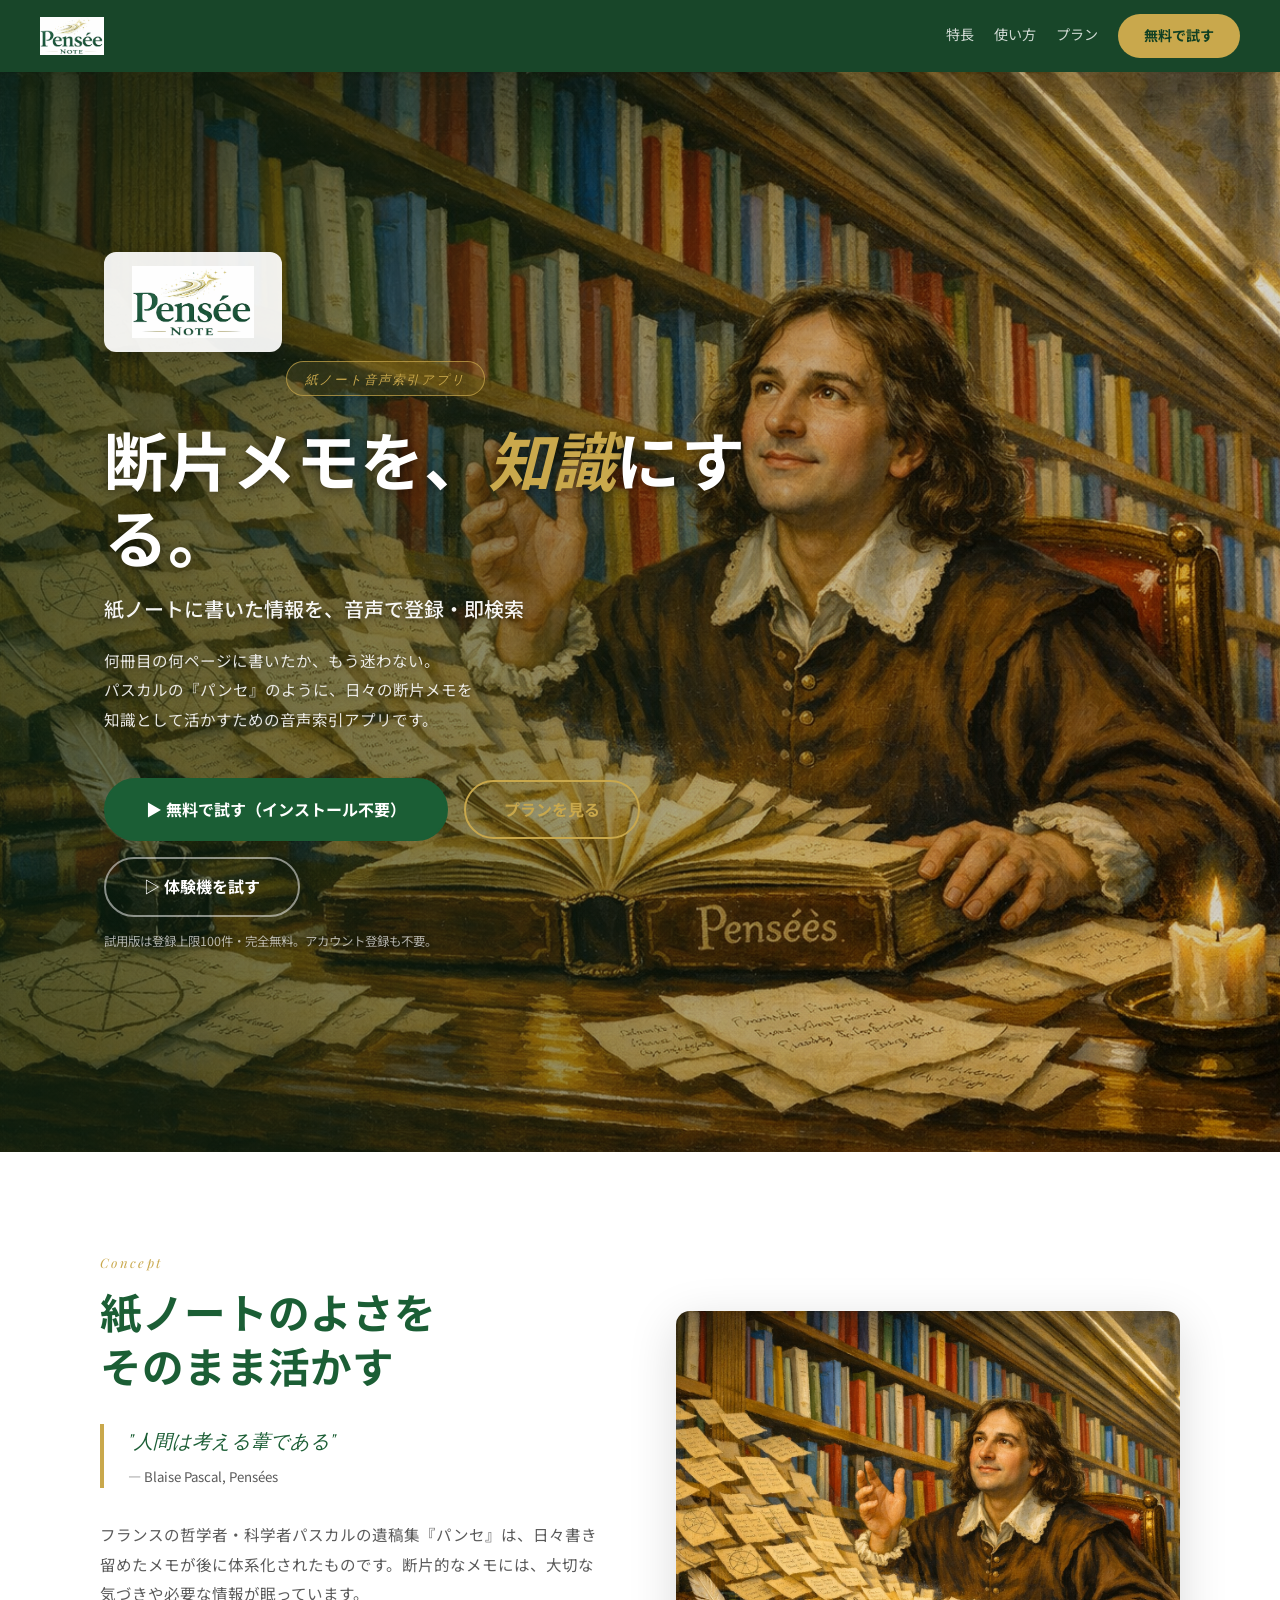
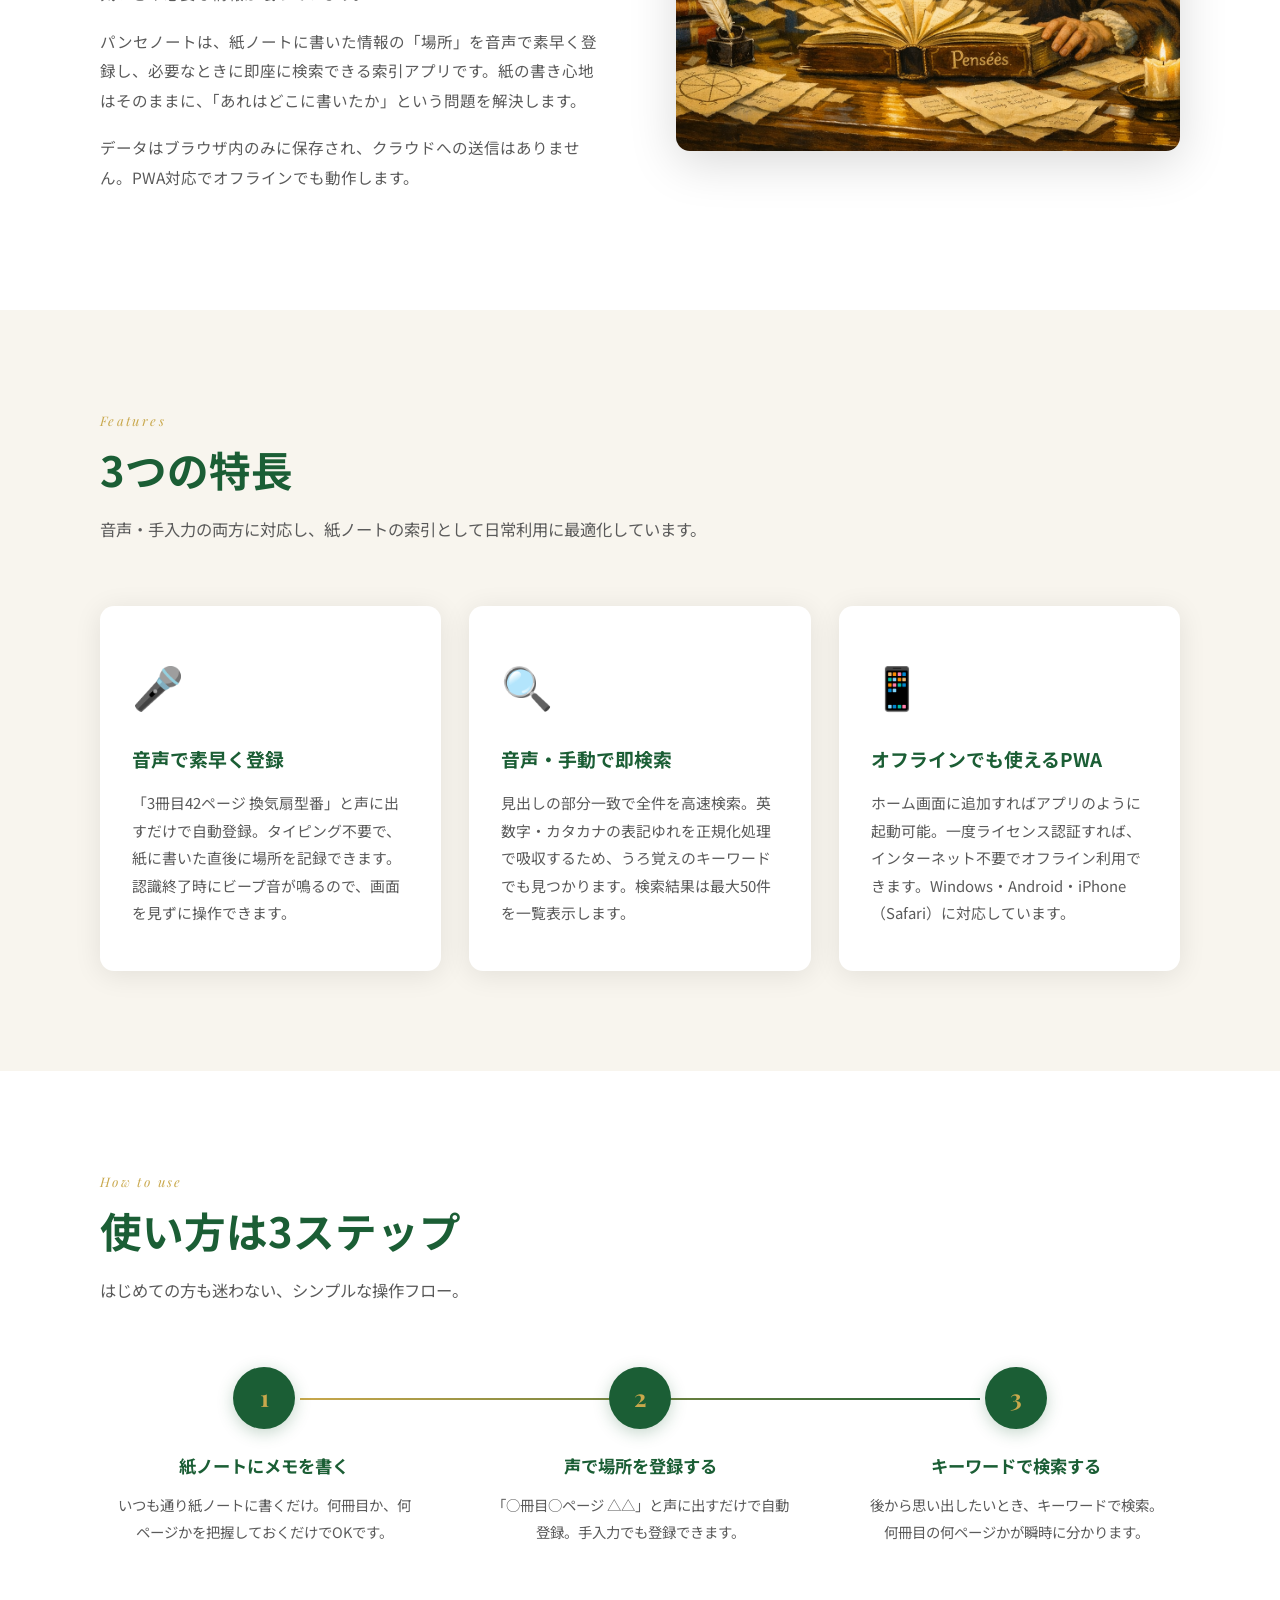
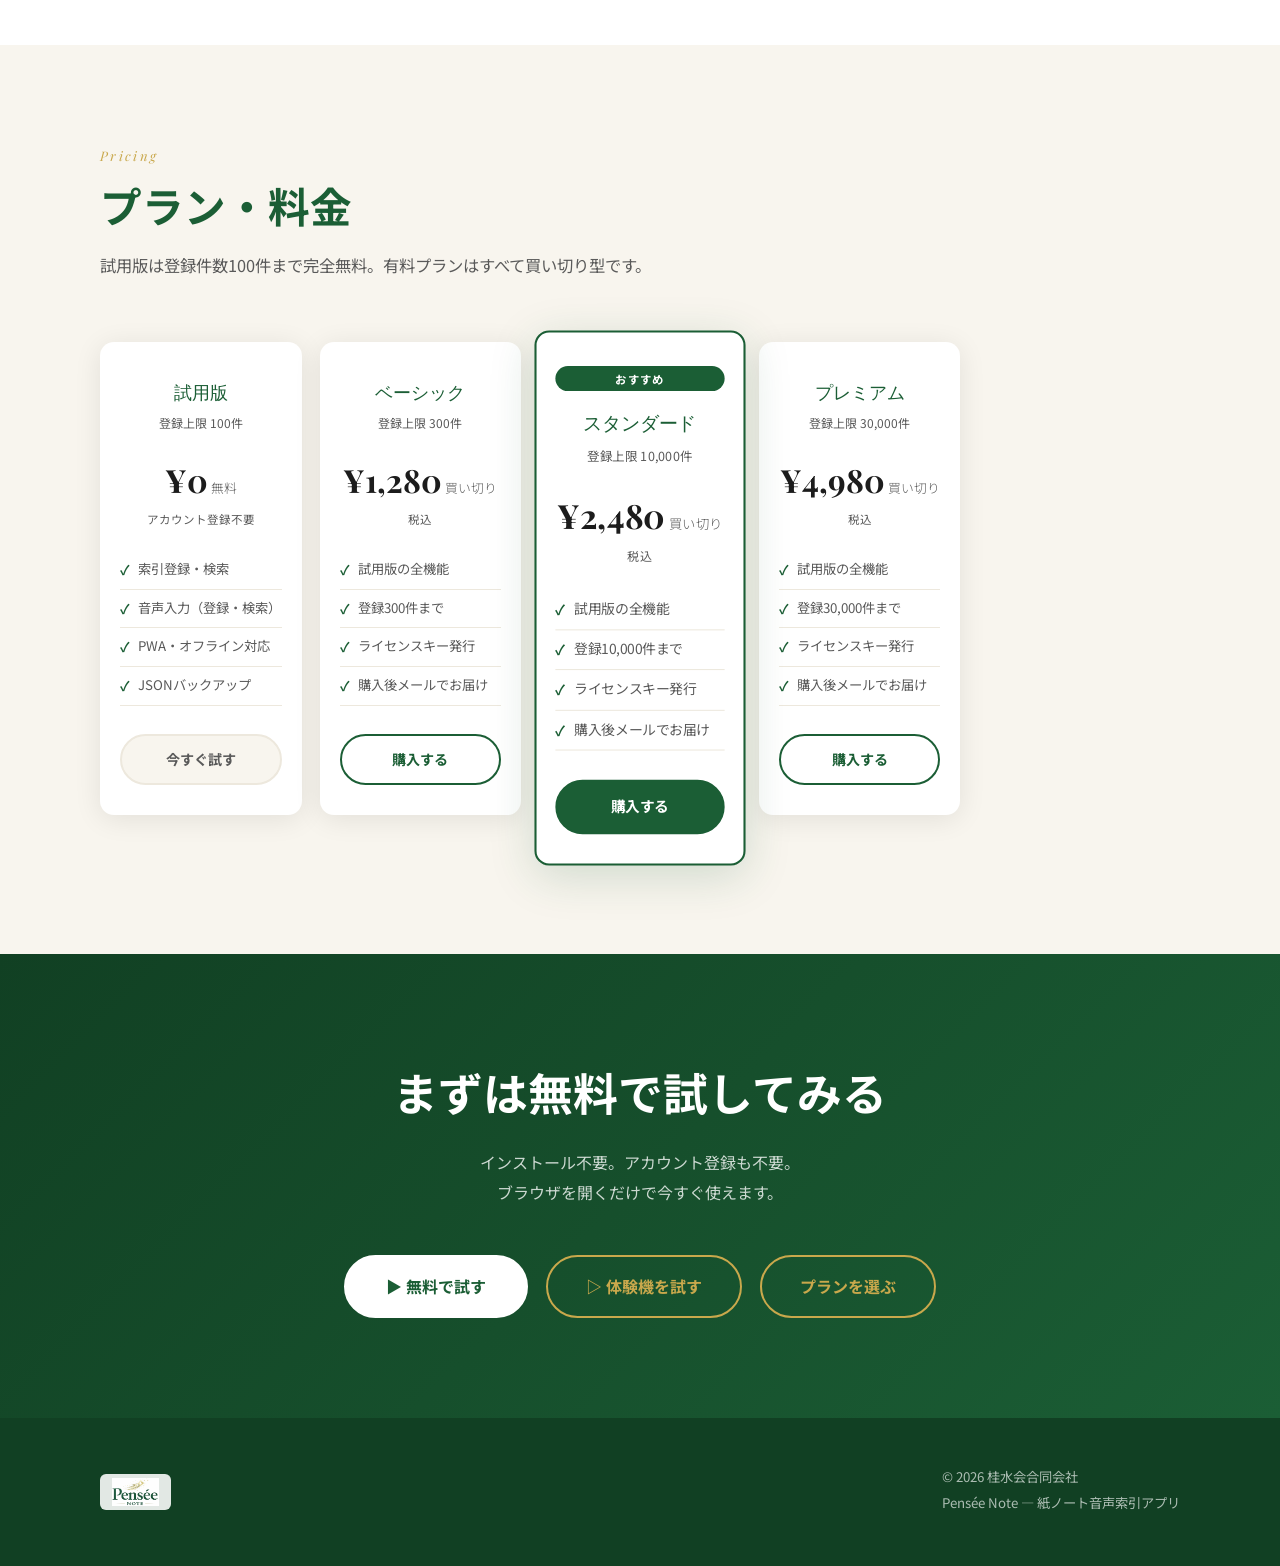
<file: index.html>
<!DOCTYPE html>
<html lang="ja">
<head>
  <meta charset="UTF-8">
  <meta name="viewport" content="width=device-width, initial-scale=1.0">
  <title>Pensée Note — 紙ノート音声索引アプリ</title>
  <meta name="description" content="紙ノートに書いた情報を、音声で登録・即検索。何冊目の何ページにあるか、もう迷わない。試用版は完全無料・インストール不要。">
  <meta property="og:title" content="Pensée Note — 紙ノート音声索引アプリ">
  <meta property="og:description" content="紙ノートに書いた情報を、音声で登録・即検索。試用版は完全無料。">
  <meta property="og:image" content="assets/pascal.png">
  <link rel="preconnect" href="https://fonts.googleapis.com">
  <link rel="preconnect" href="https://fonts.gstatic.com" crossorigin>
  <link href="https://fonts.googleapis.com/css2?family=Playfair+Display:ital,wght@0,400;0,700;1,400&family=Noto+Sans+JP:wght@300;400;500;700&display=swap" rel="stylesheet">
  <style>
    *, *::before, *::after { box-sizing: border-box; margin: 0; padding: 0; }

    :root {
      --green:       #1B5E35;
      --green-dark:  #114023;
      --green-light: #2d7a50;
      --gold:        #C9A84C;
      --gold-light:  #e8c870;
      --cream:       #F8F5EE;
      --cream-dark:  #ede8dd;
      --white:       #ffffff;
      --text:        #1c1c1c;
      --text-light:  #5a5a5a;
      --shadow:      0 4px 28px rgba(0,0,0,0.09);
      --radius:      14px;
    }

    html { scroll-behavior: smooth; }

    body {
      font-family: 'Noto Sans JP', sans-serif;
      background: var(--cream);
      color: var(--text);
      line-height: 1.7;
    }

    img { max-width: 100%; display: block; }
    a { text-decoration: none; color: inherit; }

    /* ── ボタン共通 ────────────────────── */
    .btn-primary {
      display: inline-flex; align-items: center; justify-content: center; gap: 8px;
      background: var(--green); color: var(--white);
      padding: 16px 40px; border-radius: 50px;
      font-size: 1rem; font-weight: 700;
      font-family: 'Noto Sans JP', sans-serif;
      transition: all .28s; border: 2px solid var(--green); cursor: pointer;
    }
    .btn-primary:hover {
      background: var(--green-dark); transform: translateY(-2px);
      box-shadow: 0 10px 28px rgba(27,94,53,.32);
    }

    .btn-outline-gold {
      display: inline-flex; align-items: center; justify-content: center; gap: 8px;
      background: transparent; color: var(--gold);
      padding: 14px 38px; border-radius: 50px;
      font-size: 1rem; font-weight: 700;
      font-family: 'Noto Sans JP', sans-serif;
      transition: all .28s; border: 2px solid var(--gold); cursor: pointer;
    }
    .btn-outline-gold:hover {
      background: var(--gold); color: var(--white); transform: translateY(-2px);
      box-shadow: 0 10px 28px rgba(201,168,76,.3);
    }

    /* ── HEADER ────────────────────────── */
    header {
      position: sticky; top: 0; z-index: 200;
      background: rgba(17, 64, 35, 0.97); backdrop-filter: blur(10px);
      padding: 14px 40px;
      display: flex; align-items: center; justify-content: space-between;
    }

    .header-logo { height: 38px; }

    .header-nav { display: flex; gap: 20px; align-items: center; }

    .nav-link {
      color: rgba(255,255,255,0.80); font-size: 0.88rem;
      padding-bottom: 2px; border-bottom: 1px solid transparent;
      transition: all .2s;
    }
    .nav-link:hover { color: var(--gold); border-color: var(--gold); }

    .nav-btn-try {
      background: var(--gold); color: var(--green-dark);
      padding: 10px 26px; border-radius: 50px;
      font-weight: 700; font-size: 0.88rem;
      font-family: 'Noto Sans JP', sans-serif;
      transition: all .25s;
    }
    .nav-btn-try:hover { background: var(--gold-light); transform: translateY(-1px); }

    /* ── HERO ─────────────────────────── */
    .hero {
      position: relative; min-height: 92vh;
      display: flex; align-items: center; overflow: hidden;
    }

    .hero-bg {
      position: absolute; inset: 0;
      background: url('assets/pascal.png') center 18% / cover no-repeat;
      filter: brightness(0.88);
    }

    /* 左（文字側）は適度に暗く、右（画像側）はほぼ透明に */
    .hero-overlay {
      position: absolute; inset: 0;
      background: linear-gradient(
        to right,
        rgba(10,38,20,.62) 0%,
        rgba(10,38,20,.40) 38%,
        rgba(10,38,20,.12) 65%,
        rgba(0,0,0,.04)    100%
      );
    }

    .hero-content {
      position: relative; z-index: 1;
      max-width: 820px; padding: 80px 56px 100px 64px;
    }

    /* ヒーローロゴ */
    .hero-logo-wrap {
      display: inline-block;
      background: rgba(255,255,255,0.92);
      border-radius: 12px;
      padding: 14px 28px;
      margin-bottom: 32px;
      box-shadow: 0 4px 20px rgba(0,0,0,0.18);
    }
    .hero-logo-img { height: 72px; display: block; }

    .hero-eyebrow {
      display: inline-block;
      border: 1px solid rgba(201,168,76,.7);
      background: rgba(201,168,76,.15);
      color: var(--gold); font-size: 0.78rem;
      letter-spacing: .18em; padding: 6px 18px;
      border-radius: 50px; margin-bottom: 24px;
      font-family: 'Playfair Display', serif; font-style: italic;
    }

    .hero h1 {
      font-size: clamp(2.4rem, 5.5vw, 4rem);
      color: var(--white); line-height: 1.2; margin-bottom: 18px;
      text-shadow: 0 2px 12px rgba(0,0,0,0.55);
    }
    .hero h1 em { font-style: italic; color: var(--gold); }

    .hero-subhead {
      font-size: clamp(1rem, 2.2vw, 1.25rem);
      color: rgba(255,255,255,.95); margin-bottom: 20px; font-weight: 500;
      text-shadow: 0 2px 8px rgba(0,0,0,0.50);
    }

    .hero-desc {
      font-size: 0.97rem; color: rgba(255,255,255,.88);
      line-height: 1.9; margin-bottom: 44px; max-width: 540px;
      text-shadow: 0 1px 6px rgba(0,0,0,0.45);
    }

    .hero-actions { display: flex; flex-wrap: wrap; gap: 16px; align-items: center; }

    .hero-note {
      margin-top: 14px; color: rgba(255,255,255,.65); font-size: 0.78rem;
      text-shadow: 0 1px 4px rgba(0,0,0,0.4);
    }

    /* ── SECTION 共通 ─────────────────── */
    section { padding: 100px 40px; }

    .inner { max-width: 1080px; margin: 0 auto; }

    .s-label {
      display: block; font-family: 'Playfair Display', serif; font-style: italic;
      color: var(--gold); font-size: 0.82rem; letter-spacing: .18em;
      margin-bottom: 10px;
    }

    .s-title {
      font-size: clamp(1.8rem, 4vw, 2.6rem);
      color: var(--green); line-height: 1.3; margin-bottom: 18px;
    }

    .s-lead {
      font-size: 1.02rem; color: var(--text-light);
      max-width: 640px; line-height: 1.95; margin-bottom: 60px;
    }

    /* ── CONCEPT ──────────────────────── */
    .concept { background: var(--white); }

    .concept-grid {
      display: grid; grid-template-columns: 1fr 1fr;
      gap: 72px; align-items: center;
    }

    .concept-text { }

    .concept-quote {
      border-left: 4px solid var(--gold);
      padding-left: 24px; margin: 32px 0;
    }

    .concept-quote blockquote {
      font-family: 'Playfair Display', serif; font-style: italic;
      font-size: 1.2rem; color: var(--green); line-height: 1.75;
    }

    .concept-quote cite {
      display: block; margin-top: 8px; font-size: 0.83rem;
      color: var(--text-light); font-style: normal;
    }

    .concept-text p {
      font-size: 0.97rem; color: var(--text-light);
      line-height: 1.9; margin-bottom: 18px;
    }

    .concept-img {
      border-radius: var(--radius); overflow: hidden;
      box-shadow: 0 12px 48px rgba(0,0,0,0.15);
    }
    .concept-img img { width: 100%; height: 440px; object-fit: cover; object-position: center 15%; }

    /* ── FEATURES ─────────────────────── */
    .features { background: var(--cream); }

    .feature-grid { display: grid; grid-template-columns: repeat(3,1fr); gap: 28px; }

    .feature-card {
      background: var(--white); border-radius: var(--radius);
      padding: 44px 32px; box-shadow: var(--shadow);
      transition: transform .3s;
    }
    .feature-card:hover { transform: translateY(-5px); }

    .feature-icon { font-size: 2.6rem; margin-bottom: 22px; }

    .feature-card h3 {
      font-size: 1.18rem; color: var(--green); margin-bottom: 14px;
    }

    .feature-card p { font-size: 0.93rem; color: var(--text-light); line-height: 1.85; }

    /* ── HOW TO USE ───────────────────── */
    .howto { background: var(--white); }

    .steps {
      display: grid; grid-template-columns: repeat(3,1fr);
      gap: 48px; position: relative;
    }

    .steps::before {
      content: ''; position: absolute;
      top: 31px;
      left: calc(16.67% + 20px); right: calc(16.67% + 20px);
      height: 2px;
      background: linear-gradient(to right, var(--gold), var(--green));
    }

    .step { text-align: center; padding: 0 12px; }

    .step-num {
      width: 62px; height: 62px; border-radius: 50%;
      background: var(--green); color: var(--gold);
      font-family: 'Playfair Display', serif; font-size: 1.5rem; font-weight: 700;
      display: flex; align-items: center; justify-content: center;
      margin: 0 auto 22px; position: relative; z-index: 1;
      box-shadow: 0 4px 16px rgba(27,94,53,.25);
    }

    .step h3 { font-size: 1.08rem; color: var(--green); margin-bottom: 12px; }
    .step p { font-size: 0.9rem; color: var(--text-light); line-height: 1.85; }

    /* ── PRICING ──────────────────────── */
    .pricing { background: var(--cream); }

    .pricing-grid {
      display: grid; grid-template-columns: repeat(5,1fr);
      gap: 18px; align-items: start;
    }

    .plan-card {
      background: var(--white); border-radius: var(--radius);
      padding: 32px 18px 28px; text-align: center;
      box-shadow: var(--shadow); border: 2px solid transparent;
      transition: all .3s; display: flex; flex-direction: column;
    }

    .plan-card.rec {
      border-color: var(--green); transform: scale(1.045);
      box-shadow: 0 10px 44px rgba(27,94,53,.18);
    }

    .plan-badge {
      display: inline-block; background: var(--green); color: var(--white);
      font-size: 0.68rem; font-weight: 700; letter-spacing: .06em;
      padding: 3px 14px; border-radius: 50px; margin-bottom: 14px;
    }

    .plan-name {
      font-family: 'Playfair Display', serif;
      font-size: 1.15rem; color: var(--green); margin-bottom: 6px;
    }

    .plan-limit { font-size: 0.75rem; color: var(--text-light); margin-bottom: 20px; }

    .plan-price {
      font-family: 'Playfair Display', serif;
      font-size: 2rem; font-weight: 700; color: var(--text); margin-bottom: 2px;
    }
    .plan-price span { font-size: 0.8rem; font-family: 'Noto Sans JP', sans-serif; font-weight: 300; color: var(--text-light); }

    .plan-price-note { font-size: 0.72rem; color: var(--text-light); margin-bottom: 22px; }

    .plan-features {
      list-style: none; margin-bottom: 28px; text-align: left;
      flex: 1;
    }

    .plan-features li {
      font-size: 0.83rem; color: var(--text-light);
      padding: 7px 0; border-bottom: 1px solid var(--cream-dark);
      display: flex; align-items: flex-start; gap: 8px;
    }

    .plan-features li::before { content: '✓'; color: var(--green); font-weight: 700; flex-shrink: 0; margin-top: 1px; }

    .plan-btn {
      display: block; width: 100%; padding: 12px;
      border-radius: 50px; font-weight: 700;
      font-family: 'Noto Sans JP', sans-serif; font-size: 0.88rem;
      cursor: pointer; transition: all .28s;
      border: 2px solid var(--green); background: transparent; color: var(--green);
    }
    .plan-btn:hover { background: var(--green); color: var(--white); }

    .plan-card.rec .plan-btn { background: var(--green); color: var(--white); }
    .plan-card.rec .plan-btn:hover { background: var(--green-dark); }

    .plan-btn-free { border-color: var(--cream-dark); background: var(--cream); color: var(--text-light); }
    .plan-btn-free:hover { background: var(--cream-dark); color: var(--text); border-color: var(--cream-dark); }

    /* ── FINAL CTA ────────────────────── */
    .cta-final {
      background: linear-gradient(135deg, var(--green-dark) 0%, var(--green) 100%);
      text-align: center; padding: 100px 40px;
    }

    .cta-final h2 { font-size: clamp(1.8rem,4vw,2.8rem); color: var(--white); margin-bottom: 18px; }
    .cta-final p { color: rgba(255,255,255,.78); font-size: 1rem; margin-bottom: 48px; line-height: 1.85; }

    .cta-actions { display: flex; justify-content: center; flex-wrap: wrap; gap: 18px; }

    .btn-white {
      display: inline-flex; align-items: center; justify-content: center; gap: 8px;
      background: var(--white); color: var(--green);
      padding: 16px 40px; border-radius: 50px;
      font-size: 1rem; font-weight: 700;
      font-family: 'Noto Sans JP', sans-serif;
      transition: all .28s; border: 2px solid var(--white);
    }
    .btn-white:hover { background: transparent; color: var(--white); }

    .cta-final .btn-outline-gold { color: var(--gold); }
    .cta-final .btn-outline-gold:hover { background: var(--gold); color: var(--green-dark); }

    /* ── FOOTER ───────────────────────── */
    footer { background: var(--green-dark); color: rgba(255,255,255,.65); padding: 48px 40px; }

    .footer-inner {
      max-width: 1080px; margin: 0 auto;
      display: flex; justify-content: space-between; align-items: center;
      flex-wrap: wrap; gap: 20px;
    }

    .footer-logo {
      height: 36px; border-radius: 6px;
      background: rgba(255,255,255,0.88);
      padding: 4px 12px;
    }
    .footer-info { font-size: 0.83rem; }
    .footer-info p { margin-bottom: 3px; }

    /* ── RESPONSIVE ───────────────────── */
    @media (max-width: 960px) {
      .concept-grid { grid-template-columns: 1fr; gap: 40px; }
      .concept-img { order: -1; }
      .concept-img img { height: 300px; }
      .feature-grid { grid-template-columns: 1fr; }
      .steps { grid-template-columns: 1fr; gap: 32px; }
      .steps::before { display: none; }
      .pricing-grid { grid-template-columns: repeat(2,1fr); }
      .plan-card.rec { transform: none; }
      .hero-content { padding: 80px 32px; }
    }

    @media (max-width: 600px) {
      section { padding: 64px 20px; }
      header { padding: 14px 20px; }
      .nav-link { display: none; }
      .hero-content { padding: 64px 24px; }
      .pricing-grid { grid-template-columns: 1fr; }
    }
  </style>
</head>
<body>

<!-- ═══════════════════════════════
     HEADER
══════════════════════════════════ -->
<header>
  <a href="#">
    <img class="header-logo" src="assets/ogo.png" alt="Pensée Note">
  </a>
  <nav class="header-nav">
    <a class="nav-link" href="#features">特長</a>
    <a class="nav-link" href="#howto">使い方</a>
    <a class="nav-link" href="#pricing">プラン</a>
    <a class="nav-btn-try" href="https://hca02673-beep.github.io/panseenote/">無料で試す</a>
  </nav>
</header>

<!-- ═══════════════════════════════
     HERO
══════════════════════════════════ -->
<section class="hero">
  <div class="hero-bg"></div>
  <div class="hero-overlay"></div>
  <div class="hero-content">
    <!-- ヒーロー内ロゴ（大きく表示） -->
    <div class="hero-logo-wrap">
      <img class="hero-logo-img" src="assets/ogo.png" alt="Pensée Note">
    </div>
    <span class="hero-eyebrow">紙ノート音声索引アプリ</span>
    <h1>断片メモを、<em>知識</em>にする。</h1>
    <p class="hero-subhead">紙ノートに書いた情報を、音声で登録・即検索</p>
    <p class="hero-desc">
      何冊目の何ページに書いたか、もう迷わない。<br>
      パスカルの『パンセ』のように、日々の断片メモを<br>
      知識として活かすための音声索引アプリです。
    </p>
    <div class="hero-actions">
      <a class="btn-primary" href="https://hca02673-beep.github.io/panseenote/">
        ▶ 無料で試す（インストール不要）
      </a>
      <a class="btn-outline-gold" href="#pricing">プランを見る</a>
      <a class="btn-outline-gold" href="https://hca02673-beep.github.io/panseenote-demo/?set=lady"
         style="border-color:rgba(255,255,255,.5);color:#fff;">
        ▷ 体験機を試す
      </a>
    </div>
    <p class="hero-note">試用版は登録上限100件・完全無料。アカウント登録も不要。</p>
  </div>
</section>

<!-- ═══════════════════════════════
     CONCEPT
══════════════════════════════════ -->
<section class="concept">
  <div class="inner">
    <div class="concept-grid">
      <div class="concept-text">
        <span class="s-label">Concept</span>
        <h2 class="s-title">紙ノートのよさを<br>そのまま活かす</h2>
        <div class="concept-quote">
          <blockquote>
            "人間は考える葦である"
          </blockquote>
          <cite>— Blaise Pascal, Pensées</cite>
        </div>
        <p>フランスの哲学者・科学者パスカルの遺稿集『パンセ』は、日々書き留めたメモが後に体系化されたものです。断片的なメモには、大切な気づきや必要な情報が眠っています。</p>
        <p>パンセノートは、紙ノートに書いた情報の「場所」を音声で素早く登録し、必要なときに即座に検索できる索引アプリです。紙の書き心地はそのままに、「あれはどこに書いたか」という問題を解決します。</p>
        <p>データはブラウザ内のみに保存され、クラウドへの送信はありません。PWA対応でオフラインでも動作します。</p>
      </div>
      <div class="concept-img">
        <img src="assets/pascal.png" alt="パスカルのイメージ">
      </div>
    </div>
  </div>
</section>

<!-- ═══════════════════════════════
     FEATURES
══════════════════════════════════ -->
<section class="features" id="features">
  <div class="inner">
    <span class="s-label">Features</span>
    <h2 class="s-title">3つの特長</h2>
    <p class="s-lead">音声・手入力の両方に対応し、紙ノートの索引として日常利用に最適化しています。</p>
    <div class="feature-grid">

      <div class="feature-card">
        <div class="feature-icon">🎤</div>
        <h3>音声で素早く登録</h3>
        <p>「3冊目42ページ 換気扇型番」と声に出すだけで自動登録。タイピング不要で、紙に書いた直後に場所を記録できます。認識終了時にビープ音が鳴るので、画面を見ずに操作できます。</p>
      </div>

      <div class="feature-card">
        <div class="feature-icon">🔍</div>
        <h3>音声・手動で即検索</h3>
        <p>見出しの部分一致で全件を高速検索。英数字・カタカナの表記ゆれを正規化処理で吸収するため、うろ覚えのキーワードでも見つかります。検索結果は最大50件を一覧表示します。</p>
      </div>

      <div class="feature-card">
        <div class="feature-icon">📱</div>
        <h3>オフラインでも使えるPWA</h3>
        <p>ホーム画面に追加すればアプリのように起動可能。一度ライセンス認証すれば、インターネット不要でオフライン利用できます。Windows・Android・iPhone（Safari）に対応しています。</p>
      </div>

    </div>
  </div>
</section>

<!-- ═══════════════════════════════
     HOW TO USE
══════════════════════════════════ -->
<section class="howto" id="howto">
  <div class="inner">
    <span class="s-label">How to use</span>
    <h2 class="s-title">使い方は3ステップ</h2>
    <p class="s-lead">はじめての方も迷わない、シンプルな操作フロー。</p>
    <div class="steps">

      <div class="step">
        <div class="step-num">1</div>
        <h3>紙ノートにメモを書く</h3>
        <p>いつも通り紙ノートに書くだけ。何冊目か、何ページかを把握しておくだけでOKです。</p>
      </div>

      <div class="step">
        <div class="step-num">2</div>
        <h3>声で場所を登録する</h3>
        <p>「○冊目○ページ △△」と声に出すだけで自動登録。手入力でも登録できます。</p>
      </div>

      <div class="step">
        <div class="step-num">3</div>
        <h3>キーワードで検索する</h3>
        <p>後から思い出したいとき、キーワードで検索。何冊目の何ページかが瞬時に分かります。</p>
      </div>

    </div>
  </div>
</section>

<!-- ═══════════════════════════════
     PRICING
══════════════════════════════════ -->
<section class="pricing" id="pricing">
  <div class="inner">
    <span class="s-label">Pricing</span>
    <h2 class="s-title">プラン・料金</h2>
    <p class="s-lead">試用版は登録件数100件まで完全無料。有料プランはすべて買い切り型です。</p>
    <div class="pricing-grid">

      <!-- 試用版 -->
      <div class="plan-card">
        <p class="plan-name">試用版</p>
        <p class="plan-limit">登録上限 100件</p>
        <p class="plan-price">¥0<span> 無料</span></p>
        <p class="plan-price-note">アカウント登録不要</p>
        <ul class="plan-features">
          <li>索引登録・検索</li>
          <li>音声入力（登録・検索）</li>
          <li>PWA・オフライン対応</li>
          <li>JSONバックアップ</li>
        </ul>
        <a class="plan-btn plan-btn-free" href="https://hca02673-beep.github.io/panseenote/">今すぐ試す</a>
      </div>

      <!-- ベーシック -->
      <div class="plan-card">
        <p class="plan-name">ベーシック</p>
        <p class="plan-limit">登録上限 300件</p>
        <p class="plan-price">¥1,280<span> 買い切り</span></p>
        <p class="plan-price-note">税込</p>
        <ul class="plan-features">
          <li>試用版の全機能</li>
          <li>登録300件まで</li>
          <li>ライセンスキー発行</li>
          <li>購入後メールでお届け</li>
        </ul>
        <a class="plan-btn" href="YOUR_LS_BASIC_URL">購入する</a>
      </div>

      <!-- スタンダード（おすすめ） -->
      <div class="plan-card rec">
        <span class="plan-badge">おすすめ</span>
        <p class="plan-name">スタンダード</p>
        <p class="plan-limit">登録上限 10,000件</p>
        <p class="plan-price">¥2,480<span> 買い切り</span></p>
        <p class="plan-price-note">税込</p>
        <ul class="plan-features">
          <li>試用版の全機能</li>
          <li>登録10,000件まで</li>
          <li>ライセンスキー発行</li>
          <li>購入後メールでお届け</li>
        </ul>
        <a class="plan-btn" href="YOUR_LS_STANDARD_URL">購入する</a>
      </div>

      <!-- プレミアム -->
      <div class="plan-card">
        <p class="plan-name">プレミアム</p>
        <p class="plan-limit">登録上限 30,000件</p>
        <p class="plan-price">¥4,980<span> 買い切り</span></p>
        <p class="plan-price-note">税込</p>
        <ul class="plan-features">
          <li>試用版の全機能</li>
          <li>登録30,000件まで</li>
          <li>ライセンスキー発行</li>
          <li>購入後メールでお届け</li>
        </ul>
        <a class="plan-btn" href="YOUR_LS_PREMIUM_URL">購入する</a>
      </div>

    </div>
  </div>
</section>

<!-- ═══════════════════════════════
     FINAL CTA
══════════════════════════════════ -->
<section class="cta-final">
  <div class="inner">
    <h2>まずは無料で試してみる</h2>
    <p>
      インストール不要。アカウント登録も不要。<br>
      ブラウザを開くだけで今すぐ使えます。
    </p>
    <div class="cta-actions">
      <a class="btn-white" href="https://hca02673-beep.github.io/panseenote/">
        ▶ 無料で試す
      </a>
      <a class="btn-outline-gold" href="https://hca02673-beep.github.io/panseenote-demo/?set=lady">
        ▷ 体験機を試す
      </a>
      <a class="btn-outline-gold" href="#pricing">プランを選ぶ</a>
    </div>
  </div>
</section>

<!-- ═══════════════════════════════
     FOOTER
══════════════════════════════════ -->
<footer>
  <div class="footer-inner">
    <img class="footer-logo" src="assets/ogo.png" alt="Pensée Note">
    <div class="footer-info">
      <p>© 2026 桂水会合同会社</p>
      <p>Pensée Note — 紙ノート音声索引アプリ</p>
    </div>
  </div>
</footer>

</body>
</html>
</file>
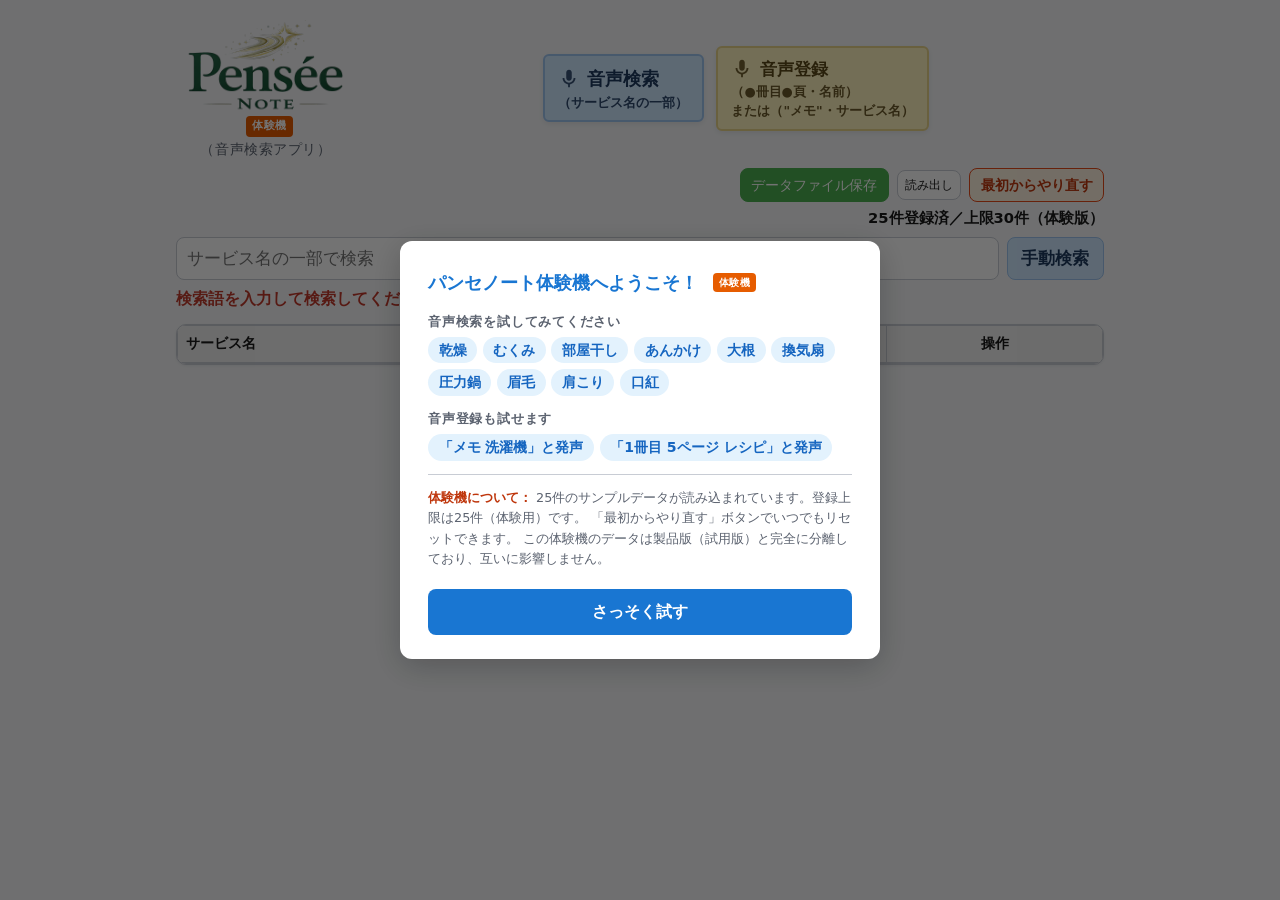
<file: panseenote-demo/index.html>
<!DOCTYPE html>
<html lang="ja">
  <head>
    <meta charset="utf-8" />
    <meta name="viewport" content="width=device-width, initial-scale=1" />
    <title>パンセノート 体験機</title>
    <meta
      name="description"
      content="パンセノートの体験版。25件のサンプルデータで音声検索・音声登録をお試しいただけます。"
    />
    <link rel="stylesheet" href="css/app.css" />
  </head>
  <body>
    <div class="app-wrap">
      <input
        type="file"
        id="import-file"
        class="sr-only"
        accept="application/json,.json"
        aria-hidden="true"
      />

      <header class="app-header">
        <!-- 上段: ロゴ（左）＋音声ボタン（PC時は中間）＋右ブロック -->
        <div class="header-top-row">
          <div class="app-logo-block">
            <img src="img/logo.svg" alt="パンセノート" class="app-logo" />
            <span class="demo-badge">体験機</span>
            <!-- PC用副題（ロゴ中央揃え） -->
            <p class="subtitle subtitle-desktop">（音声検索アプリ）</p>
          </div>

          <!-- 音声ボタン行: PC時はロゴと右ブロックの間 / SP・タブレット時はflex orderで下段 -->
          <div class="voice-row">
            <button
              type="button"
              id="btn-voice-search"
              class="voice-lg voice-btn voice-btn-search"
            >
              <span class="voice-btn-inner">
                <span class="voice-btn-title-row">
                  <span class="voice-btn-mic" aria-hidden="true">
                    <svg xmlns="http://www.w3.org/2000/svg" width="22" height="22" viewBox="0 0 24 24" fill="currentColor" focusable="false">
                      <path d="M12 14c1.66 0 3-1.34 3-3V5c0-1.66-1.34-3-3-3S9 3.34 9 5v6c0 1.66 1.34 3 3 3zm5-3c0 2.76-2.24 5-5 5s-5-2.24-5-5H5c0 3.53 2.61 6.43 6 6.92V21h2v-3.08c3.39-.49 6-3.39 6-6.92h-2z"/>
                    </svg>
                  </span>
                  <span class="voice-btn-title">音声検索</span>
                </span>
                <span class="voice-btn-sub">（サービス名の一部）</span>
              </span>
            </button>
            <button
              type="button"
              id="btn-voice-register"
              class="voice-lg voice-btn voice-btn-register"
            >
              <span class="voice-btn-inner">
                <span class="voice-btn-title-row">
                  <span class="voice-btn-mic" aria-hidden="true">
                    <svg xmlns="http://www.w3.org/2000/svg" width="22" height="22" viewBox="0 0 24 24" fill="currentColor" focusable="false">
                      <path d="M12 14c1.66 0 3-1.34 3-3V5c0-1.66-1.34-3-3-3S9 3.34 9 5v6c0 1.66 1.34 3 3 3zm5-3c0 2.76-2.24 5-5 5s-5-2.24-5-5H5c0 3.53 2.61 6.43 6 6.92V21h2v-3.08c3.39-.49 6-3.39 6-6.92h-2z"/>
                    </svg>
                  </span>
                  <span class="voice-btn-title">音声登録</span>
                </span>
                <span class="voice-btn-sub">（●冊目●頁・名前）</span>
                <span class="voice-btn-sub">または（"メモ"・サービス名）</span>
              </span>
            </button>
          </div>

          <div class="header-right-block">
            <div class="header-data-actions">
              <button type="button" id="btn-export" class="sm-header btn-action-green">
                <span class="lbl-wide">データファイル保存</span><span class="lbl-narrow">データ保存</span>
              </button>
              <button type="button" id="btn-import-trigger" class="sm-header btn-header-import">
                <span class="lbl-wide">読み出し</span><span class="lbl-narrow">読出</span>
              </button>
              <span class="hdr-break" aria-hidden="true"></span>
              <button type="button" id="btn-demo-reset" class="sm-header btn-demo-reset">
                最初からやり直す
              </button>
            </div>
            <!-- PC用件数情報（ボタン下・右寄せ） -->
            <p class="plan-summary plan-summary-pc" id="plan-summary-line" aria-live="polite"></p>
          </div>
        </div><!-- /.header-top-row -->

        <!-- 副題＋件数情報行（タブレット・スマホ用） -->
        <div class="header-sub-row">
          <p class="subtitle subtitle-sp">（音声検索アプリ）</p>
          <p class="plan-summary plan-summary-sp" id="plan-summary-line-sp" aria-live="polite"></p>
        </div>
      </header>

      <!-- メイン表示エリア -->
      <div id="main-section">
        <div id="entry-limit-warning-inline" class="inline-warning" role="status" hidden></div>

        <div class="search-row">
          <label class="sr-only" for="manual-search">手動検索</label>
          <input
            type="search"
            id="manual-search"
            placeholder="サービス名の一部で検索"
            autocomplete="off"
          />
          <button type="button" id="btn-search" class="btn-action-green">
            手動検索
          </button>
        </div>
        <div id="search-meta" class="search-meta" aria-live="polite"></div>

        <div class="table-wrap">
          <table class="entries-table">
            <colgroup>
              <col class="col-title" />
              <col class="col-book" />
              <col class="col-page" />
              <col class="col-date" />
              <col class="col-actions" />
            </colgroup>
            <thead>
              <tr>
                <th scope="col" class="th-title">サービス名</th>
                <th scope="col" class="th-num">冊数</th>
                <th scope="col" class="th-num">ページ</th>
                <th scope="col" class="th-date">登録日付</th>
                <th scope="col" class="th-actions">操作</th>
              </tr>
            </thead>
            <tbody id="entries-body"></tbody>
          </table>
        </div>
      </div>
    </div>

    <!-- 体験機ウェルカムモーダル -->
    <div id="demo-welcome-modal" class="demo-modal-overlay" hidden
         aria-modal="true" role="dialog" aria-labelledby="demo-modal-title">
      <div class="demo-modal-box">
        <h2 id="demo-modal-title" class="demo-modal-title">
          パンセノート体験機へようこそ！
          <span class="demo-badge">体験機</span>
        </h2>

        <div class="demo-modal-section">
          <h4>音声検索を試してみてください</h4>
          <ul class="demo-modal-keywords">
            <li>乾燥</li>
            <li>むくみ</li>
            <li>部屋干し</li>
            <li>あんかけ</li>
            <li>大根</li>
            <li>換気扇</li>
            <li>圧力鍋</li>
            <li>眉毛</li>
            <li>肩こり</li>
            <li>口紅</li>
          </ul>
        </div>

        <div class="demo-modal-section">
          <h4>音声登録も試せます</h4>
          <ul class="demo-modal-keywords">
            <li>「メモ 洗濯機」と発声</li>
            <li>「1冊目 5ページ レシピ」と発声</li>
          </ul>
        </div>

        <p class="demo-modal-note">
          <strong>体験機について：</strong>
          25件のサンプルデータが読み込まれています。登録上限は25件（体験用）です。
          「最初からやり直す」ボタンでいつでもリセットできます。
          この体験機のデータは製品版（試用版）と完全に分離しており、互いに影響しません。
        </p>

        <button type="button" id="btn-demo-welcome-close" class="demo-modal-start-btn">
          さっそく試す
        </button>
      </div>
    </div>

    <div id="toast" role="status" aria-live="polite"></div>

    <script src="js/config.js"></script>
    <script src="js/license.js"></script>
    <script src="js/normalize.js"></script>
    <script src="js/db.js"></script>
    <script src="js/voice.js"></script>
    <script src="js/app.js"></script>
  </body>
</html>
</file>
<file: panseenote-demo/css/app.css>
/* パンセノート — 標準的な読みやすさ優先のスタイル */

:root {
  color-scheme: light dark;
  --bg: #f6f7f9;
  --fg: #1a1a1a;
  --card: #ffffff;
  --border: #c8ccd4;
  --accent: #2563eb;
  --accent-hover: #1d4ed8;
  --danger: #b91c1c;
  --muted: #5c6370;
  --voice-pastel-search-bg: #cfe8ff;
  --voice-pastel-search-border: #9ec5f0;
  --voice-pastel-search-fg: #1e3a5f;
  --voice-pastel-register-bg: #fff3bf;
  --voice-pastel-register-border: #e8d48b;
  --voice-pastel-register-fg: #5c4a1a;
  --btn-save-green: #4caf50;
  --btn-save-green-hover: #43a047;
  --btn-delete-red: #f44336;
  --btn-delete-red-hover: #e53935;
  --form-input-large: 1.05rem;
  font-family: system-ui, -apple-system, "Segoe UI", Roboto, "Hiragino Sans",
    "Noto Sans JP", sans-serif;
  line-height: 1.5;
}

@media (prefers-color-scheme: dark) {
  :root {
    --bg: #121418;
    --fg: #eef0f4;
    --card: #1c1f26;
    --border: #3d4453;
    --accent: #60a5fa;
    --accent-hover: #93c5fd;
    --danger: #f87171;
    --muted: #a8b0c0;
    --voice-pastel-search-bg: #1a3a52;
    --voice-pastel-search-border: #3d6a8a;
    --voice-pastel-search-fg: #dbeafe;
    --voice-pastel-register-bg: #4a4420;
    --voice-pastel-register-border: #8a7a40;
    --voice-pastel-register-fg: #fef3c7;
  }
}

* {
  box-sizing: border-box;
}

body {
  margin: 0;
  background: var(--bg);
  color: var(--fg);
}

.app-wrap {
  max-width: 960px;
  margin: 0 auto;
  padding: 1rem 1rem 3rem;
}

/* ======================================================
   ヘッダー — 基本（PC / 768px 以上）
   ====================================================== */

.app-header {
  margin-bottom: 0.5rem;
}

/* 上段: ロゴ（左）＋音声ボタン（PC時は中間）＋右ブロック */
.header-top-row {
  display: flex;
  flex-wrap: wrap;
  align-items: center;
  gap: 0.5rem 0.75rem;
}

/* ロゴブロック: 画像と副題（PC用）を縦に並べ、中央揃え */
.app-logo-block {
  flex-shrink: 0;
  display: flex;
  flex-direction: column;
  align-items: center;
  order: 1;
}

.app-logo {
  height: 100px;
  width: auto;
  display: block;
}

/* 副題 */
.subtitle {
  margin: 0.15rem 0 0;
  color: var(--muted);
  font-size: 0.88rem;
  letter-spacing: 0.04em;
  text-align: center;
}

/* PC: ロゴブロック内副題を表示 */
.subtitle-desktop { display: block; }
/* SP/タブレット: header-sub-row 内副題（デフォルト非表示） */
.subtitle-sp      { display: none; }

/* 右ブロック */
.header-right-block {
  display: flex;
  flex-direction: column;
  align-items: flex-end;
  gap: 0.3rem;
  margin-left: auto;
  order: 3;
}

/* データ操作ボタン群 */
.header-data-actions {
  display: flex;
  flex-wrap: wrap;
  gap: 0.5rem;
  justify-content: flex-end;
  align-items: center;
}

/* flex break: デフォルト非表示（スマホで設定ボタンを次行に押し出す） */
.hdr-break {
  display: none;
  flex-basis: 100%;
  height: 0;
}

/* ボタンラベル切替（PC/タブレット=フル、スマホ=短縮） */
.lbl-narrow { display: none;   }
.lbl-wide   { display: inline; }

/* 件数情報 */
.plan-summary {
  margin: 0;
  text-align: right;
  font-size: 0.92rem;
  font-weight: 600;
  color: var(--fg);
  white-space: nowrap;
}

/* PC用: 右ブロック内（デフォルト表示） */
.plan-summary-pc { display: block; }
/* SP/タブレット用: header-sub-row 内（デフォルト非表示） */
.plan-summary-sp { display: none; }

/* スマホ向け小フォント日本語ラベル（ps-j） */
.ps-j {
  font-size: 0.72em;
  font-weight: normal;
}

button.sm-header {
  padding: 0.35rem 0.65rem;
  font-size: 0.85rem;
}

button.btn-header-import {
  padding: 0.3rem 0.45rem;
  font-size: 0.78rem;
  white-space: nowrap;
}

/* 副題＋件数情報行（PC では非表示） */
.header-sub-row {
  display: none;
}

/* 音声ボタン行 */
/* PC（768px以上）: ロゴ（order:1）と右ブロック（order:3）の間（order:2） */
.voice-row {
  display: flex;
  flex-wrap: wrap;
  gap: 0.75rem;
  margin-top: 0;
  justify-content: center;
  align-items: center;
  flex: 1 1 auto;
  order: 2;
}

/* ======================================================
   タブレット・スマホ（768px 未満）
   ====================================================== */
@media (max-width: 767px) {
  /* 副題を sub-row へ切替 */
  .subtitle-desktop { display: none; }
  .subtitle-sp      { display: block; }

  /* 件数情報を sub-row へ切替 */
  .plan-summary-pc { display: none; }
  .plan-summary-sp { display: block; }

  /* 副題（左）＋件数情報（右）を1行に */
  .header-sub-row {
    display: flex;
    align-items: baseline;
    justify-content: space-between;
    gap: 0.5rem;
    margin-top: 0.2rem;
  }

  .header-sub-row .subtitle-sp {
    margin: 0;
    text-align: left;
    flex-shrink: 0;
  }

  .header-sub-row .plan-summary-sp {
    flex: 1 1 0;
    min-width: 0;
    overflow: hidden;
    white-space: nowrap;
    text-align: right;
    font-size: 0.85rem;
  }

  /* SP/タブレット時: voice-row をwrap後の次行に下げる */
  .voice-row {
    flex: none;
    width: 100%;
    order: 10;
    margin-top: 0.35rem;
    justify-content: center;
    align-items: stretch;
  }
}

.inline-warning {
  margin: -0.35rem 0 0.75rem;
  color: var(--danger);
  font-size: 0.92rem;
  font-weight: 600;
}

button {
  font: inherit;
  cursor: pointer;
  border-radius: 8px;
  border: 1px solid var(--border);
  background: var(--card);
  color: var(--fg);
  padding: 0.45rem 0.85rem;
}

button:focus-visible {
  outline: 2px solid var(--accent);
  outline-offset: 2px;
}

button.primary {
  background: var(--accent);
  border-color: var(--accent);
  color: #fff;
}

button.primary:hover {
  background: var(--accent-hover);
  border-color: var(--accent-hover);
}

button.btn-action-green {
  background: var(--btn-save-green);
  border-color: var(--btn-save-green);
  color: #fff;
}

button.btn-action-green:hover {
  background: var(--btn-save-green-hover);
  border-color: var(--btn-save-green-hover);
  color: #fff;
}

button.btn-action-green:focus-visible {
  outline: 2px solid var(--btn-save-green-hover);
  outline-offset: 2px;
}

button.btn-action-delete {
  background: var(--btn-delete-red);
  border-color: var(--btn-delete-red);
  color: #fff;
}

button.btn-action-delete:hover {
  background: var(--btn-delete-red-hover);
  border-color: var(--btn-delete-red-hover);
  color: #fff;
}

button.btn-action-delete:focus-visible {
  outline: 2px solid var(--btn-delete-red-hover);
  outline-offset: 2px;
}
button.btn-action-delete:disabled {
  background: #ccc;
  border-color: #ccc;
  color: #888;
  cursor: not-allowed;
  opacity: 0.55;
}

button.voice-lg {
  min-height: 4rem;
  min-width: 0;
  max-width: 16rem;
  flex: 0 0 auto;
  width: auto;
  padding: 0.55rem 0.85rem;
  font-size: 1rem;
  font-weight: 600;
  display: flex;
  align-items: flex-start;
  justify-content: flex-start;
  box-shadow: 0 2px 6px rgba(0, 0, 0, 0.08);
  white-space: normal;
}

button.voice-btn {
  border-radius: 6px;
  border-width: 2px;
  white-space: normal;
}

/* 案A: マイクをタイトル行に統合、サブテキストはボタン全幅 */
.voice-btn-inner {
  display: flex;
  flex-direction: column;
  align-items: flex-start;
  text-align: left;
  gap: 0.15rem;
}

.voice-btn-title-row {
  display: flex;
  align-items: center;
  gap: 0.4rem;
}

.voice-btn-mic {
  flex-shrink: 0;
  display: flex;
  align-items: center;
  opacity: 0.85;
}

.voice-btn-mic svg {
  display: block;
}

.voice-btn-title {
  font-size: 1.05rem;
  font-weight: 700;
  white-space: nowrap;
}

/* 音声検索ボタンのタイトルはやや大きく */
button.voice-btn-search .voice-btn-title {
  font-size: 1.15rem;
}

.voice-btn-sub {
  font-size: 0.8rem;
  font-weight: 600;
  opacity: 0.9;
  display: block;
  line-height: 1.3;
  white-space: nowrap;
}

button.voice-btn-search {
  background: var(--voice-pastel-search-bg);
  border-color: var(--voice-pastel-search-border);
  color: var(--voice-pastel-search-fg);
}

button.voice-btn-search:hover {
  filter: brightness(0.97);
}

button.voice-btn-register {
  background: var(--voice-pastel-register-bg);
  border-color: var(--voice-pastel-register-border);
  color: var(--voice-pastel-register-fg);
}

button.voice-btn-register:hover {
  filter: brightness(0.97);
}

button.danger {
  color: var(--danger);
  border-color: var(--danger);
}

.search-row {
  display: flex;
  flex-wrap: wrap;
  gap: 0.5rem;
  margin-bottom: 0.5rem;
}

#manual-search {
  flex: 1 1 220px;
  min-width: 0;
  font: inherit;
  font-size: var(--form-input-large);
  padding: 0.5rem 0.65rem;
  border-radius: 8px;
  border: 1px solid var(--border);
  background: var(--card);
  color: var(--fg);
}

#btn-search {
  font-size: var(--form-input-large);
  font-weight: 600;
  padding: 0.5rem 0.85rem;
  background: var(--voice-pastel-search-bg);
  border-color: var(--voice-pastel-search-border);
  color: var(--voice-pastel-search-fg);
}

#btn-search:hover {
  filter: brightness(0.97);
}

.search-meta {
  min-height: 1.5rem;
  font-size: 0.9rem;
  color: var(--muted);
  margin-bottom: 0.75rem;
}

.search-meta.has-result {
  color: #c0392b;
  font-weight: 700;
  font-size: 0.97rem;
}

@media (prefers-color-scheme: dark) {
  .search-meta.has-result {
    color: #f87171;
  }
}

.table-wrap {
  overflow-x: auto;
  border: 1px solid var(--border);
  border-radius: 10px;
  background: var(--card);
  box-shadow: 0 1px 3px rgba(0, 0, 0, 0.06);
}

table.entries-table {
  width: 100%;
  min-width: 32rem;
  border-collapse: collapse;
  font-size: 0.9rem;
  table-layout: fixed;
  border: 1px solid var(--border);
}

/* サービス名は最小幅を確保（狭い画面では横スクロールで閲覧） */
.entries-table col.col-title {
  width: auto;
  min-width: 12rem;
}

.entries-table col.col-book {
  width: 3.5rem;
}

.entries-table col.col-page {
  width: 3.5rem;
}

.entries-table col.col-date {
  width: 6.25rem;
}

.entries-table col.col-actions {
  width: 13.5rem;
  min-width: 13.5rem;
}

th,
td {
  border: 1px solid var(--border);
  padding: 0.45rem 0.5rem;
  vertical-align: middle;
}

.entries-table thead th {
  border-bottom: 2px solid var(--border);
}

th {
  text-align: left;
  background: rgba(0, 0, 0, 0.055);
  white-space: nowrap;
}

.entries-table th.th-num {
  text-align: center;
}

.entries-table th.th-title {
  text-align: left;
}

.entries-table th.th-date {
  text-align: left;
}

.entries-table th.th-actions {
  text-align: center;
}

@media (prefers-color-scheme: dark) {
  th {
    background: rgba(255, 255, 255, 0.04);
  }
}

.entries-table tbody tr:nth-child(even) {
  background: rgba(0, 0, 0, 0.028);
}

@media (prefers-color-scheme: dark) {
  .entries-table tbody tr:nth-child(even) {
    background: rgba(255, 255, 255, 0.04);
  }
}

td input.inline {
  width: 100%;
  min-width: 0;
  font: inherit;
  padding: 0.25rem 0.35rem;
  border-radius: 6px;
  border: 1px solid var(--border);
  background: var(--card);
  color: inherit;
}

.entries-table td.col-title input.inline {
  font-size: var(--form-input-large);
}

td.col-book,
td.col-page {
  text-align: center;
}

td.col-book input.inline-num,
td.col-page input.inline-num {
  width: 100%;
  max-width: 3.75rem;
  min-width: 0;
  margin-left: auto;
  margin-right: auto;
  display: block;
  text-align: center;
  font-size: var(--form-input-large);
  font-variant-numeric: tabular-nums;
}

td.col-title {
  width: auto;
  min-width: 12rem;
}

td.readonly {
  color: var(--muted);
  white-space: nowrap;
}

.actions {
  text-align: center;
  white-space: nowrap;
}

.actions button {
  margin: 0.15rem;
  vertical-align: middle;
}

.entries-table td.col-actions {
  white-space: nowrap;
  width: 13.5rem;
  min-width: 13.5rem;
  max-width: 13.5rem;
  box-sizing: border-box;
  vertical-align: middle;
}

/* メモボタン */
button.btn-memo {
  background: var(--card);
  border-color: var(--border);
  color: var(--muted);
}

button.btn-memo:hover {
  border-color: var(--accent);
  color: var(--accent);
}

button.btn-memo.memo-active {
  background: #e8f4fd;
  border-color: var(--accent);
  color: var(--accent);
  font-weight: 700;
}

@media (prefers-color-scheme: dark) {
  button.btn-memo.memo-active {
    background: #1a3a52;
    border-color: var(--accent);
    color: var(--accent);
  }
}

/* メモ展開行 */
tr.memo-row td.memo-cell {
  padding: 0.3rem 0.5rem 0.5rem 0.5rem;
  background: var(--card);
  border-top: none;
}

.memo-textarea {
  width: 100%;
  min-width: 0;
  font: inherit;
  font-size: var(--form-input-large);
  padding: 0.35rem 0.5rem;
  border-radius: 6px;
  border: 1px solid var(--border);
  background: var(--card);
  color: var(--fg);
  resize: vertical;
  display: block;
  box-sizing: border-box;
}

button.sm {
  padding: 0.25rem 0.5rem;
  font-size: 0.85rem;
}

.entries-table td.col-actions button.sm {
  font-size: var(--form-input-large);
  font-weight: 600;
  padding: 0.35rem 0.55rem;
  flex-shrink: 0;
}

/* 設定パネル（details要素の代替、JS制御で排他表示） */
.settings-panel {
  margin-top: 0.75rem;
  border: 1px solid var(--border);
  border-radius: 10px;
  padding: 0.75rem 1rem;
  background: var(--card);
}

.settings-panel-title {
  font-weight: 600;
  font-size: 1rem;
  margin: 0 0 0.75rem;
  color: var(--fg);
}

.settings-body {
  margin-top: 0.75rem;
  font-size: 0.9rem;
  color: var(--muted);
}

.settings-body ul {
  margin: 0.5rem 0 0;
  padding-left: 1.2rem;
}

.settings-lead {
  color: var(--fg);
  margin: 0 0 0.75rem;
}

.settings-hint {
  font-size: 0.85rem;
  margin: 0.5rem 0 0;
  color: var(--danger);
}

.license-form {
  margin: 0.75rem 0;
}

.license-form label {
  display: block;
  font-weight: 600;
  color: var(--fg);
  margin-bottom: 0.35rem;
  font-size: 0.9rem;
}

.license-form-row {
  display: flex;
  flex-wrap: wrap;
  gap: 0.5rem;
  align-items: center;
}

.license-key-input {
  flex: 1 1 220px;
  min-width: 0;
  font: inherit;
  font-family: ui-monospace, "Cascadia Mono", Consolas, monospace;
  letter-spacing: 0.02em;
  padding: 0.5rem 0.65rem;
  border-radius: 8px;
  border: 1px solid var(--border);
  background: var(--card);
  color: var(--fg);
}

.license-meta {
  list-style: none;
  padding-left: 0;
  margin: 0.75rem 0 0;
}

.license-meta li {
  margin: 0.25rem 0;
}

.license-warning-banner {
  padding: 0.65rem 0.85rem;
  border-radius: 10px;
  border: 1px solid #f59e0b;
  background: rgba(245, 158, 11, 0.12);
  color: var(--fg);
  font-size: 0.9rem;
  margin-bottom: 0.75rem;
}

@media (prefers-color-scheme: dark) {
  .license-warning-banner {
    background: rgba(245, 158, 11, 0.15);
  }
}

/* ======================================================
   規約承認モーダル
   ====================================================== */

.terms-overlay {
  position: fixed;
  inset: 0;
  background: rgba(0, 0, 0, 0.72);
  z-index: 2000;
  display: flex;
  align-items: center;
  justify-content: center;
  padding: 1rem;
}

.terms-overlay[hidden] {
  display: none;
}

.terms-box {
  background: var(--card);
  color: var(--fg);
  border-radius: 14px;
  box-shadow: 0 8px 40px rgba(0, 0, 0, 0.35);
  width: 100%;
  max-width: 680px;
  max-height: 90vh;
  display: flex;
  flex-direction: column;
  padding: 1.75rem 1.75rem 1.5rem;
  gap: 1rem;
}

.terms-title {
  margin: 0;
  font-size: 1.1rem;
  font-weight: 700;
  border-bottom: 2px solid var(--border);
  padding-bottom: 0.75rem;
  color: var(--fg);
}

.terms-scroll {
  flex: 1 1 auto;
  overflow-y: auto;
  border: 1px solid var(--border);
  border-radius: 8px;
  padding: 1rem 1.1rem;
  background: var(--bg);
  min-height: 200px;
  max-height: 50vh;
  outline: none;
}

.terms-scroll:focus-visible {
  outline: 2px solid var(--accent);
  outline-offset: 1px;
}

.terms-section {
  margin-bottom: 1.1rem;
}

.terms-section:last-child {
  margin-bottom: 0;
}

.terms-section h3 {
  font-size: 0.92rem;
  font-weight: 700;
  margin: 0 0 0.35rem;
  color: var(--accent);
}

.terms-section p {
  font-size: 0.88rem;
  margin: 0 0 0.5rem;
  line-height: 1.65;
  color: var(--fg);
}

.terms-section p:last-child {
  margin-bottom: 0;
}

.terms-agree-row {
  border-top: 1px solid var(--border);
  padding-top: 0.85rem;
}

.terms-agree-label {
  display: flex;
  align-items: flex-start;
  gap: 0.55rem;
  font-size: 0.92rem;
  font-weight: 600;
  cursor: pointer;
  user-select: none;
}

.terms-agree-label input[type="checkbox"] {
  margin-top: 0.15rem;
  flex-shrink: 0;
  width: 1.1rem;
  height: 1.1rem;
  accent-color: var(--accent);
  cursor: pointer;
}

.terms-agree-btn {
  width: 100%;
  padding: 0.75rem 1rem;
  border: none;
  border-radius: 10px;
  background: var(--accent);
  color: #fff;
  font: inherit;
  font-size: 1rem;
  font-weight: 700;
  cursor: pointer;
  transition: background 0.15s ease, opacity 0.15s ease;
}

.terms-agree-btn:hover:not(:disabled) {
  background: var(--accent-hover);
}

.terms-agree-btn:disabled {
  opacity: 0.38;
  cursor: not-allowed;
}

@media (max-width: 639px) {
  .terms-box {
    padding: 1.25rem 1rem 1rem;
    border-radius: 10px;
    max-height: 95vh;
  }

  .terms-title {
    font-size: 0.97rem;
  }

  .terms-scroll {
    max-height: 45vh;
    padding: 0.75rem 0.85rem;
  }

  .terms-section h3 {
    font-size: 0.87rem;
  }

  .terms-section p {
    font-size: 0.83rem;
  }
}

/* ======================================================
   トースト
   ====================================================== */

#toast {
  position: fixed;
  left: 50%;
  bottom: 1.25rem;
  transform: translateX(-50%);
  max-width: min(520px, calc(100% - 2rem));
  padding: 0.65rem 1rem;
  border-radius: 10px;
  background: #111827;
  color: #f9fafb;
  font-size: 0.9rem;
  box-shadow: 0 6px 24px rgba(0, 0, 0, 0.2);
  opacity: 0;
  pointer-events: none;
  transition: opacity 0.25s ease;
  z-index: 1000;
}

#toast.show {
  opacity: 1;
  pointer-events: none;
}

.sr-only {
  position: absolute;
  width: 1px;
  height: 1px;
  padding: 0;
  margin: -1px;
  overflow: hidden;
  clip: rect(0, 0, 0, 0);
  white-space: nowrap;
  border: 0;
}

/* ======================================================
   スマホ（640px 未満）
   ====================================================== */
@media (max-width: 639px) {
  /* ロゴ・副題 */
  .app-logo { height: 72px; }
  .subtitle  { font-size: 0.78rem; }

  /* ボタンラベルを短縮表示に切替 */
  .lbl-wide   { display: none;   }
  .lbl-narrow { display: inline; }

  /* 設定ライセンスボタンを次行へ押し出し（右寄せ） */
  .hdr-break         { display: block; }
  #btn-settings-toggle { margin-left: auto; }

  /* 件数情報フォントサイズ */
  .header-sub-row .plan-summary-sp { font-size: 0.78rem; }

  /* 音声ボタン */
  .voice-row {
    flex-wrap: nowrap;
    gap: 0.35rem;
  }

  button.voice-lg {
    flex: 0 0 auto;
    min-width: 0;
    max-width: none;
    width: auto;
    padding: 0.4rem 0.5rem;
    min-height: 3.35rem;
  }

  .voice-btn-mic svg              { width: 18px; height: 18px; }
  .voice-btn-title                { font-size: 0.88rem; }
  button.voice-btn-search .voice-btn-title { font-size: 0.95rem; }
  .voice-btn-sub                  { font-size: 0.68rem; }
  .voice-btn-title-row            { gap: 0.25rem; }

  /* テーブル: 登録日付列を非表示 */
  .entries-table col.col-date,
  .entries-table thead .th-date,
  .entries-table tbody td.col-date { display: none; }

  table.entries-table              { min-width: 28rem; }

  .entries-table col.col-title,
  td.col-title                     { min-width: 11rem; }

  .entries-table col.col-actions   { width: 8.5rem; min-width: 8.5rem; }

  .entries-table td.col-actions {
    width: 8.5rem;
    min-width: 8.5rem;
    max-width: 8.5rem;
    vertical-align: middle;
    padding: 0.3rem 0.25rem;
  }

  .entries-table td.col-actions button.sm {
    font-size: 0.75rem;
    font-weight: 600;
    padding: 0.3rem 0.4rem;
    border-radius: 6px;
  }

  .actions {
    text-align: center;
    padding: 0.1rem;
  }
  .actions button {
    margin: 0.1rem;
  }
}

/* ======================================================
   体験機専用スタイル
   ====================================================== */

/* 体験機バッジ（ロゴ横） */
.demo-badge {
  display: inline-block;
  background: #e65c00;
  color: #fff;
  font-size: 0.7rem;
  font-weight: 700;
  letter-spacing: 0.04em;
  padding: 0.18em 0.55em;
  border-radius: 4px;
  vertical-align: middle;
  margin-left: 0.45rem;
  white-space: nowrap;
}

/* 最初からやり直すボタン */
.btn-demo-reset {
  background: #fff3e0;
  color: #bf360c;
  border: 1.5px solid #e64a19;
  font-weight: 600;
}
.btn-demo-reset:hover {
  background: #ffe0b2;
}

/* ======================================================
   体験機 ウェルカムモーダル
   ====================================================== */
.demo-modal-overlay {
  position: fixed;
  inset: 0;
  z-index: 1100;
  background: rgba(0, 0, 0, 0.55);
  display: flex;
  align-items: center;
  justify-content: center;
  padding: 1rem;
}
.demo-modal-overlay[hidden] {
  display: none;
}
.demo-modal-box {
  background: var(--surface, #fff);
  border-radius: 12px;
  box-shadow: 0 8px 32px rgba(0, 0, 0, 0.22);
  padding: 1.75rem 1.75rem 1.5rem;
  max-width: 480px;
  width: 100%;
  text-align: left;
}
.demo-modal-title {
  font-size: 1.15rem;
  font-weight: 700;
  margin: 0 0 1rem;
  color: var(--primary, #1976d2);
  display: flex;
  align-items: center;
  gap: 0.5rem;
}
.demo-modal-title .demo-badge {
  font-size: 0.65rem;
}
.demo-modal-section {
  margin: 0 0 0.85rem;
}
.demo-modal-section h4 {
  font-size: 0.82rem;
  font-weight: 700;
  color: var(--muted, #666);
  margin: 0 0 0.3rem;
  text-transform: uppercase;
  letter-spacing: 0.06em;
}
.demo-modal-keywords {
  display: flex;
  flex-wrap: wrap;
  gap: 0.35rem;
  margin: 0;
  padding: 0;
  list-style: none;
}
.demo-modal-keywords li {
  background: #e3f2fd;
  color: #1565c0;
  border-radius: 20px;
  font-size: 0.88rem;
  font-weight: 600;
  padding: 0.2em 0.75em;
}
.demo-modal-note {
  font-size: 0.8rem;
  color: var(--muted, #666);
  margin: 0.8rem 0 0;
  padding-top: 0.8rem;
  border-top: 1px solid var(--border, #e0e0e0);
  line-height: 1.6;
}
.demo-modal-note strong {
  color: #bf360c;
}
.demo-modal-start-btn {
  display: block;
  width: 100%;
  margin-top: 1.2rem;
  padding: 0.7rem 1rem;
  background: var(--primary, #1976d2);
  color: #fff;
  border: none;
  border-radius: 8px;
  font-size: 1rem;
  font-weight: 700;
  cursor: pointer;
  text-align: center;
  transition: background 0.15s;
}
.demo-modal-start-btn:hover {
  background: #1565c0;
}

@media (prefers-color-scheme: dark) {
  .demo-modal-box {
    background: #1e1e1e;
    color: #e0e0e0;
  }
  .demo-modal-keywords li {
    background: #1a3a5c;
    color: #90caf9;
  }
  .btn-demo-reset {
    background: #3e1a00;
    color: #ffab40;
    border-color: #e64a19;
  }
  .btn-demo-reset:hover {
    background: #5d2700;
  }
}

@media (max-width: 479px) {
  .demo-modal-box {
    padding: 1.2rem 1rem 1rem;
  }
  .demo-modal-title {
    font-size: 1rem;
  }
}
</file>
